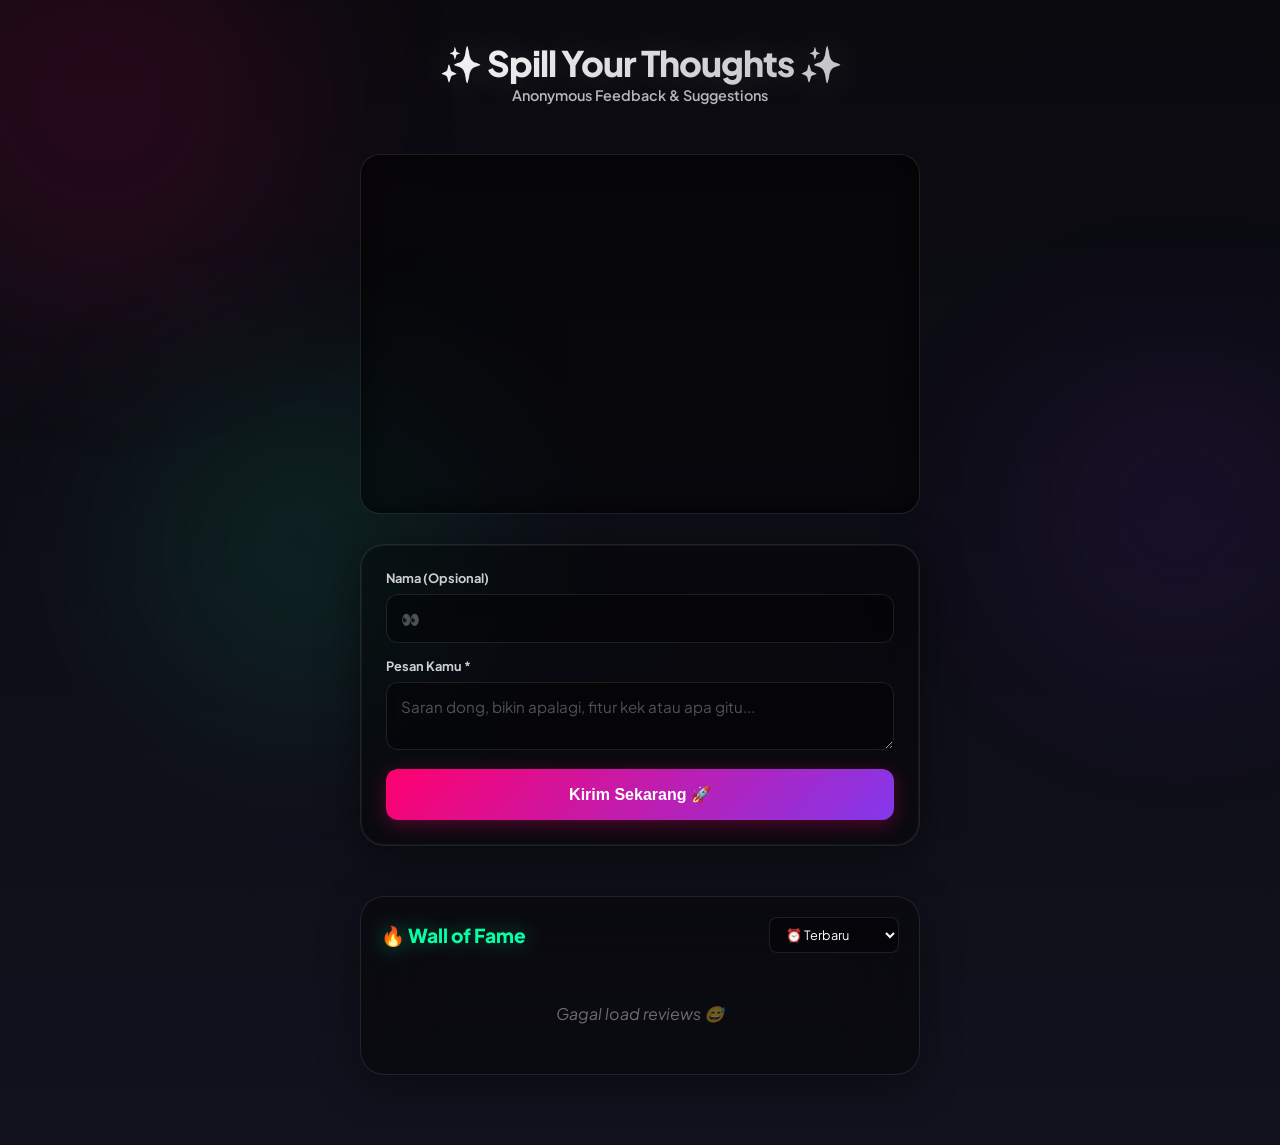
<file: feedback-web/index.html>
<!DOCTYPE html>
<html lang="id">
<head>
    <meta charset="UTF-8">
    <meta name="viewport" content="width=device-width, initial-scale=1.0">
    <title>✨ Spill Your Thoughts ✨</title>
    <link href="https://fonts.googleapis.com/css2?family=Plus+Jakarta+Sans:wght@400;600;700;800&display=swap" rel="stylesheet">
    <style>
    * { margin: 0; padding: 0; box-sizing: border-box; }
    :root {
        --primary: #ff006e;
        --secondary: #8338ec;
        --cyan: #06ffa5;
        --accent: #3a86ff;
        --glass: rgba(0, 0, 0, 0.4); /* Lebih gelap */
        --glass-border: rgba(255, 255, 255, 0.1);
        --bg-dark: #0a0a0f;
    }
    body {
        font-family: 'Plus Jakarta Sans', sans-serif;
        min-height: 100vh;
        /* Background gelap dengan gradient subtle */
        background: linear-gradient(180deg, #0a0a0f 0%, #1a1a2e 50%, #16213e 100%);
        background-size: 400% 400%;
        animation: gradientShift 15s ease infinite;
        overflow-x: hidden;
        color: #fff;
        padding-bottom: 50px;
    }
    @keyframes gradientShift {
        0% { background-position: 0% 50%; }
        50% { background-position: 100% 50%; }
        100% { background-position: 0% 50%; }
    }
    
    /* Blob lebih gelap & subtle */
    .blob {
        position: fixed;
        border-radius: 50%;
        filter: blur(100px);
        opacity: 0.3; /* Lebih transparan */
        z-index: 0;
        animation: float 20s infinite ease-in-out;
        pointer-events: none;
    }
    .blob-1 {
        width: 400px;
        height: 400px;
        background: rgba(255, 0, 110, 0.4); /* Pink gelap */
        top: -100px;
        left: -100px;
    }
    .blob-2 {
        width: 300px;
        height: 300px;
        background: rgba(131, 56, 236, 0.4); /* Purple gelap */
        top: 40%;
        right: -50px;
        animation-delay: 5s;
    }
    .blob-3 {
        width: 350px;
        height: 350px;
        background: rgba(6, 255, 165, 0.3); /* Cyan gelap */
        bottom: 20%;
        left: 10%;
        animation-delay: 10s;
    }
    @keyframes float {
        0%, 100% { transform: translate(0, 0) scale(1); }
        50% { transform: translate(20px, -30px) scale(1.1); }
    }
    
    .container {
        position: relative;
        z-index: 10;
        max-width: 600px;
        margin: 0 auto;
        padding: 20px;
        display: flex;
        flex-direction: column;
        gap: 20px;
    }
    
    /* Header */
    .header {
        text-align: center;
        padding: 20px 0;
        animation: slideDown 0.8s ease;
    }
    .header h1 {
        font-size: 2.2rem;
        font-weight: 800;
        background: linear-gradient(135deg, #fff 0%, #b8b8b8 100%);
        -webkit-background-clip: text;
        -webkit-text-fill-color: transparent;
        text-shadow: 0 0 40px rgba(255,255,255,0.2);
        letter-spacing: -1px;
    }
    .header p {
        color: rgba(255,255,255,0.7);
        font-weight: 600;
        font-size: 0.9rem;
    }
    @keyframes slideDown {
        from { opacity: 0; transform: translateY(-30px); }
        to { opacity: 1; transform: translateY(0); }
    }
    
    /* Floating Area */
    .floating-area {
        height: 40vh;
        min-height: 250px;
        position: relative;
        overflow: hidden;
        margin: 10px 0;
        border-radius: 20px;
        border: 1px solid var(--glass-border);
        background: rgba(0, 0, 0, 0.4);
        backdrop-filter: blur(10px);
        box-shadow: inset 0 0 30px rgba(0,0,0,0.5);
    }
    .message-bubble {
        position: absolute;
        background: rgba(255, 255, 255, 0.08);
        backdrop-filter: blur(20px);
        border: 1px solid rgba(255, 255, 255, 0.15);
        border-radius: 20px;
        padding: 10px 15px;
        color: rgba(255,255,255,0.9);
        font-size: 0.85rem;
        font-weight: 600;
        max-width: 70%;
        white-space: nowrap;
        overflow: hidden;
        text-overflow: ellipsis;
        box-shadow: 0 5px 20px rgba(0,0,0,0.3);
        animation: floatUpSafe linear forwards;
        bottom: -50px;
    }
    @keyframes floatUpSafe {
        0% { bottom: -50px; opacity: 0; transform: scale(0.8); }
        10% { opacity: 1; transform: scale(1); }
        80% { opacity: 1; }
        100% { bottom: 85%; opacity: 0; transform: scale(0.9); }
    }
    
    /* Form */
    .form-container {
        background: var(--glass);
        backdrop-filter: blur(30px);
        border: 1px solid var(--glass-border);
        border-radius: 24px;
        padding: 25px;
        box-shadow: 0 10px 40px rgba(0, 0, 0, 0.5),
                    inset 0 0 0 1px rgba(255,255,255,0.05);
    }
    .input-group { margin-bottom: 15px; }
    .input-group label {
        display: block;
        color: rgba(255,255,255,0.8);
        font-size: 0.8rem;
        font-weight: 700;
        margin-bottom: 8px;
    }
    .input-group input,
    .input-group textarea {
        width: 100%;
        padding: 14px;
        border: 1px solid rgba(255, 255, 255, 0.1);
        border-radius: 12px;
        background: rgba(0, 0, 0, 0.4);
        color: white;
        font-family: inherit;
        font-size: 0.95rem;
        outline: none;
        transition: 0.3s;
    }
    .input-group input::placeholder,
    .input-group textarea::placeholder {
        color: rgba(255,255,255,0.3);
    }
    .input-group input:focus,
    .input-group textarea:focus {
        border-color: var(--cyan);
        background: rgba(0, 0, 0, 0.5);
        box-shadow: 0 0 15px rgba(6, 255, 165, 0.2);
    }
    .submit-btn {
        width: 100%;
        padding: 16px;
        border: none;
        border-radius: 12px;
        background: linear-gradient(135deg, var(--primary) 0%, var(--secondary) 100%);
        color: white;
        font-weight: 800;
        font-size: 1rem;
        cursor: pointer;
        box-shadow: 0 5px 20px rgba(255, 0, 110, 0.3);
        transition: transform 0.2s, box-shadow 0.2s;
    }
    .submit-btn:hover {
        box-shadow: 0 8px 30px rgba(255, 0, 110, 0.5);
        transform: translateY(-2px);
    }
    .submit-btn:active { transform: scale(0.98); }
    .submit-btn:disabled {
        opacity: 0.6;
        cursor: not-allowed;
        transform: none;
    }
    
    /* Reviews Section */
    .reviews-section {
        margin-top: 30px;
        background: var(--glass);
        backdrop-filter: blur(30px);
        border: 1px solid var(--glass-border);
        border-radius: 24px;
        padding: 20px;
        box-shadow: 0 10px 40px rgba(0, 0, 0, 0.4);
    }
    .reviews-header {
        display: flex;
        justify-content: space-between;
        align-items: center;
        margin-bottom: 20px;
        flex-wrap: wrap;
        gap: 10px;
    }
    .reviews-title {
        font-size: 1.2rem;
        font-weight: 800;
        color: var(--cyan);
        text-shadow: 0 0 20px rgba(6, 255, 165, 0.4);
    }
    .sort-select {
        background: rgba(0,0,0,0.4);
        color: white;
        border: 1px solid rgba(255,255,255,0.1);
        padding: 8px 12px;
        border-radius: 8px;
        font-family: inherit;
        font-size: 0.8rem;
        outline: none;
        cursor: pointer;
    }
    .sort-select option {
        background: #1a1a2e;
        color: white;
    }
    .review-card {
        background: rgba(255, 255, 255, 0.03);
        border-radius: 16px;
        padding: 15px;
        margin-bottom: 15px;
        border: 1px solid rgba(255, 255, 255, 0.05);
        transition: 0.3s;
    }
    .review-card:hover {
        background: rgba(255, 255, 255, 0.06);
        border-color: rgba(255, 255, 255, 0.1);
        transform: translateY(-2px);
        box-shadow: 0 5px 20px rgba(0,0,0,0.3);
    }
    .review-header {
        display: flex;
        justify-content: space-between;
        align-items: center;
        margin-bottom: 8px;
    }
    .reviewer-name {
        font-weight: 700;
        font-size: 0.9rem;
        color: var(--cyan);
    }
    .review-time {
        font-size: 0.7rem;
        color: rgba(255,255,255,0.4);
    }
    .review-text {
        font-size: 0.9rem;
        line-height: 1.5;
        color: rgba(255,255,255,0.8);
        margin-bottom: 12px;
    }
    .review-actions {
        display: flex;
        justify-content: space-between;
        align-items: center;
        border-top: 1px solid rgba(255,255,255,0.05);
        padding-top: 10px;
    }
    .like-btn {
        background: transparent;
        border: none;
        color: rgba(255,255,255,0.4);
        font-size: 0.9rem;
        font-weight: 600;
        cursor: pointer;
        display: flex;
        align-items: center;
        gap: 5px;
        transition: 0.2s;
        padding: 5px 10px;
        border-radius: 20px;
    }
    .like-btn:hover {
        background: rgba(255,255,255,0.05);
        color: rgba(255,255,255,0.7);
    }
    .like-btn.liked {
        color: #ff006e;
        text-shadow: 0 0 10px rgba(255, 0, 110, 0.5);
    }
    .like-btn.liked span {
        animation: pop 0.3s ease;
    }
    @keyframes pop {
        50% { transform: scale(1.3); }
    }
    .empty-state {
        text-align: center;
        padding: 30px;
        color: rgba(255,255,255,0.4);
        font-style: italic;
    }
    .spinner {
        border: 3px solid rgba(255,255,255,0.1);
        border-top: 3px solid var(--cyan);
        border-radius: 50%;
        width: 20px;
        height: 20px;
        animation: spin 1s linear infinite;
        margin: 0 auto;
    }
    @keyframes spin {
        0% { transform: rotate(0deg); }
        100% { transform: rotate(360deg); }
    }
    
    /* Responsive */
    @media (max-width: 480px) {
        .header h1 { font-size: 1.8rem; }
        .floating-area { height: 35vh; }
        .container { padding: 15px; }
    }
</style>
</head>
<body>
    <div class="blob blob-1"></div><div class="blob blob-2"></div><div class="blob blob-3"></div>
    <div class="container">
        <div class="header">
            <h1>✨ Spill Your Thoughts ✨</h1>
            <p>Anonymous Feedback & Suggestions</p>
        </div>
        <div class="floating-area" id="floatingArea"></div>
        <div class="form-container">
            <form id="feedbackForm">
                <div class="input-group">
                    <label>Nama (Opsional)</label>
                    <input type="text" id="nameInput" placeholder="👀" maxlength="30">
                </div>
                <div class="input-group">
                    <label>Pesan Kamu *</label>
                    <textarea id="msgInput" placeholder="Saran dong, bikin apalagi, fitur kek atau apa gitu..." required maxlength="200"></textarea>
                </div>
                <button type="submit" class="submit-btn" id="submitBtn">Kirim Sekarang 🚀</button>
            </form>
        </div>
        <div class="reviews-section">
            <div class="reviews-header">
                <div class="reviews-title">🔥 Wall of Fame</div>
                <select class="sort-select" id="sortSelect">
                    <option value="newest">⏰ Terbaru</option>
                    <option value="popular">❤️ Terpopuler</option>
                </select>
            </div>
            <div id="reviewsList">
                <div class="empty-state"><div class="spinner"></div><p style="margin-top:10px">Loading reviews...</p></div>
            </div>
        </div>
    </div>

    <script>
        // ⚠️ GANTI URL INI DENGAN URL DARI SHEETDB.IO ⚠️
        const SHEETDB_URL = 'https://sheetdb.io/api/v1/30zdnnx9m6sm7';
    
        const form = document.getElementById('feedbackForm');
        const submitBtn = document.getElementById('submitBtn');
        const floatingArea = document.getElementById('floatingArea');
        const reviewsList = document.getElementById('reviewsList');
        const sortSelect = document.getElementById('sortSelect');
    
        let allReviews = [];
        let currentSort = 'newest';
        let likedIds = []; // Track liked IDs locally
    
        // 1. Submit Feedback
        form.addEventListener('submit', async (e) => {
            e.preventDefault();
            const name = document.getElementById('nameInput').value.trim() || 'Anonim';
            const message = document.getElementById('msgInput').value.trim();
            if (!message) return;
    
            submitBtn.disabled = true;
            submitBtn.innerHTML = '<div class="spinner"></div>';
    
            try {
                const response = await fetch(SHEETDB_URL, {
                    method: 'POST',
                    headers: { 'Content-Type': 'application/json' },
                    body: JSON.stringify({
                        data: {
                            name: name,
                            message: message,
                            likes: 0,
                            timestamp: new Date().toISOString()
                        }
                    })
                });
    
                if (!response.ok) throw new Error('Gagal kirim');
    
                createFloatingBubble(name, message);
                form.reset();
                loadReviews();
                alert('✨ Thanks! Pesanmu sudah dikirim!');
            } catch (error) {
                console.error(error);
                alert('Oops! Gagal kirim. Cek koneksi ya.');
            } finally {
                submitBtn.disabled = false;
                submitBtn.textContent = 'Kirim Sekarang 🚀';
            }
        });
    
        // 2. Floating Bubble
        function createFloatingBubble(name, text) {
            const bubble = document.createElement('div');
            bubble.className = 'message-bubble';
            bubble.textContent = `${name}: ${text}`;
            const randomLeft = Math.floor(Math.random() * 70) + 10;
            bubble.style.left = randomLeft + '%';
            bubble.style.animationDuration = (Math.random() * 5 + 8) + 's';
            floatingArea.appendChild(bubble);
            setTimeout(() => bubble.remove(), 13000);
        }
    
        // 3. Load Reviews
        async function loadReviews() {
            try {
                const response = await fetch(SHEETDB_URL);
                const data = await response.json();
                allReviews = data.map((item, index) => ({
                    id: item.id || index, // Gunakan ID dari sheet jika ada
                    name: item.name || 'Anonim',
                    message: item.message,
                    likes: parseInt(item.likes) || 0,
                    timestamp: new Date(item.timestamp)
                }));
                renderReviews();
            } catch (error) {
                console.error(error);
                reviewsList.innerHTML = '<div class="empty-state">Gagal load reviews 😅</div>';
            }
        }
    
        // 4. Render Reviews
        function renderReviews() {
            reviewsList.innerHTML = '';
            if (allReviews.length === 0) {
                reviewsList.innerHTML = '<div class="empty-state">Belum ada review nih. Jadilah yang pertama! 💌</div>';
                return;
            }
            let sortedReviews = [...allReviews];
            if (currentSort === 'newest') {
                sortedReviews.sort((a, b) => b.timestamp - a.timestamp);
            } else if (currentSort === 'popular') {
                sortedReviews.sort((a, b) => b.likes - a.likes);
            }
            sortedReviews.slice(0, 20).forEach(review => {
                const card = document.createElement('div');
                card.className = 'review-card';
                const timeAgo = getTimeAgo(review.timestamp);
                // Cek like dari localStorage
                const savedLikes = JSON.parse(localStorage.getItem('likedReviews') || '[]');
                const isLiked = savedLikes.includes(review.id);
                card.innerHTML = `
                    <div class="review-header">
                        <div class="reviewer-name">👤 ${escapeHtml(review.name)}</div>
                        <div class="review-time">${timeAgo}</div>
                    </div>
                    <div class="review-text">${escapeHtml(review.message)}</div>
                    <div class="review-actions">
                        <button class="like-btn ${isLiked ? 'liked' : ''}" onclick="handleLike('${review.id}')">
                            ${isLiked ? '❤️' : '🤍'} <span>${review.likes}</span>
                        </button>
                    </div>
                `;
                reviewsList.appendChild(card);
            });
        }
        
        // 5. Handle Like (FIXED)
        window.handleLike = async (id) => {
            let likedReviews = JSON.parse(localStorage.getItem('likedReviews') || '[]');
            
            if (likedReviews.includes(id)) {
                alert('Kamu sudah like review ini! 💖');
                return;
            }
        
            const review = allReviews.find(r => r.id == id);
            if (!review) return;
        
            review.likes = (review.likes || 0) + 1;
            likedReviews.push(id);
            localStorage.setItem('likedReviews', JSON.stringify(likedReviews));
            
            renderReviews();
        };
    
        // 6. Sort Event
        sortSelect.addEventListener('change', (e) => {
            currentSort = e.target.value;
            renderReviews();
        });
    
        // Helpers
        function getTimeAgo(date) {
            const now = new Date();
            const seconds = Math.floor((now - date) / 1000);
            if (seconds < 60) return 'Baru saja';
            const minutes = Math.floor(seconds / 60);
            if (minutes < 60) return `${minutes}m lalu`;
            const hours = Math.floor(minutes / 60);
            if (hours < 24) return `${hours}j lalu`;
            const days = Math.floor(hours / 24);
            return `${days}h lalu`;
        }
    
        function escapeHtml(text) {
            if (!text) return text;
            return text.replace(/&/g, "&amp;").replace(/</g, "&lt;").replace(/>/g, "&gt;").replace(/"/g, "&quot;").replace(/'/g, "&#039;");
        }
    
        // Load on start
        loadReviews();
        // Auto refresh setiap 30 detik (lebih lama agar like tidak reset)
        setInterval(loadReviews, 30000);

        // Load liked reviews from localStorage on start
        const savedLikes = localStorage.getItem('likedReviews');
        if (savedLikes) {
            likedIds = JSON.parse(savedLikes);
        }
    </script>
</body>
</html>
</file>
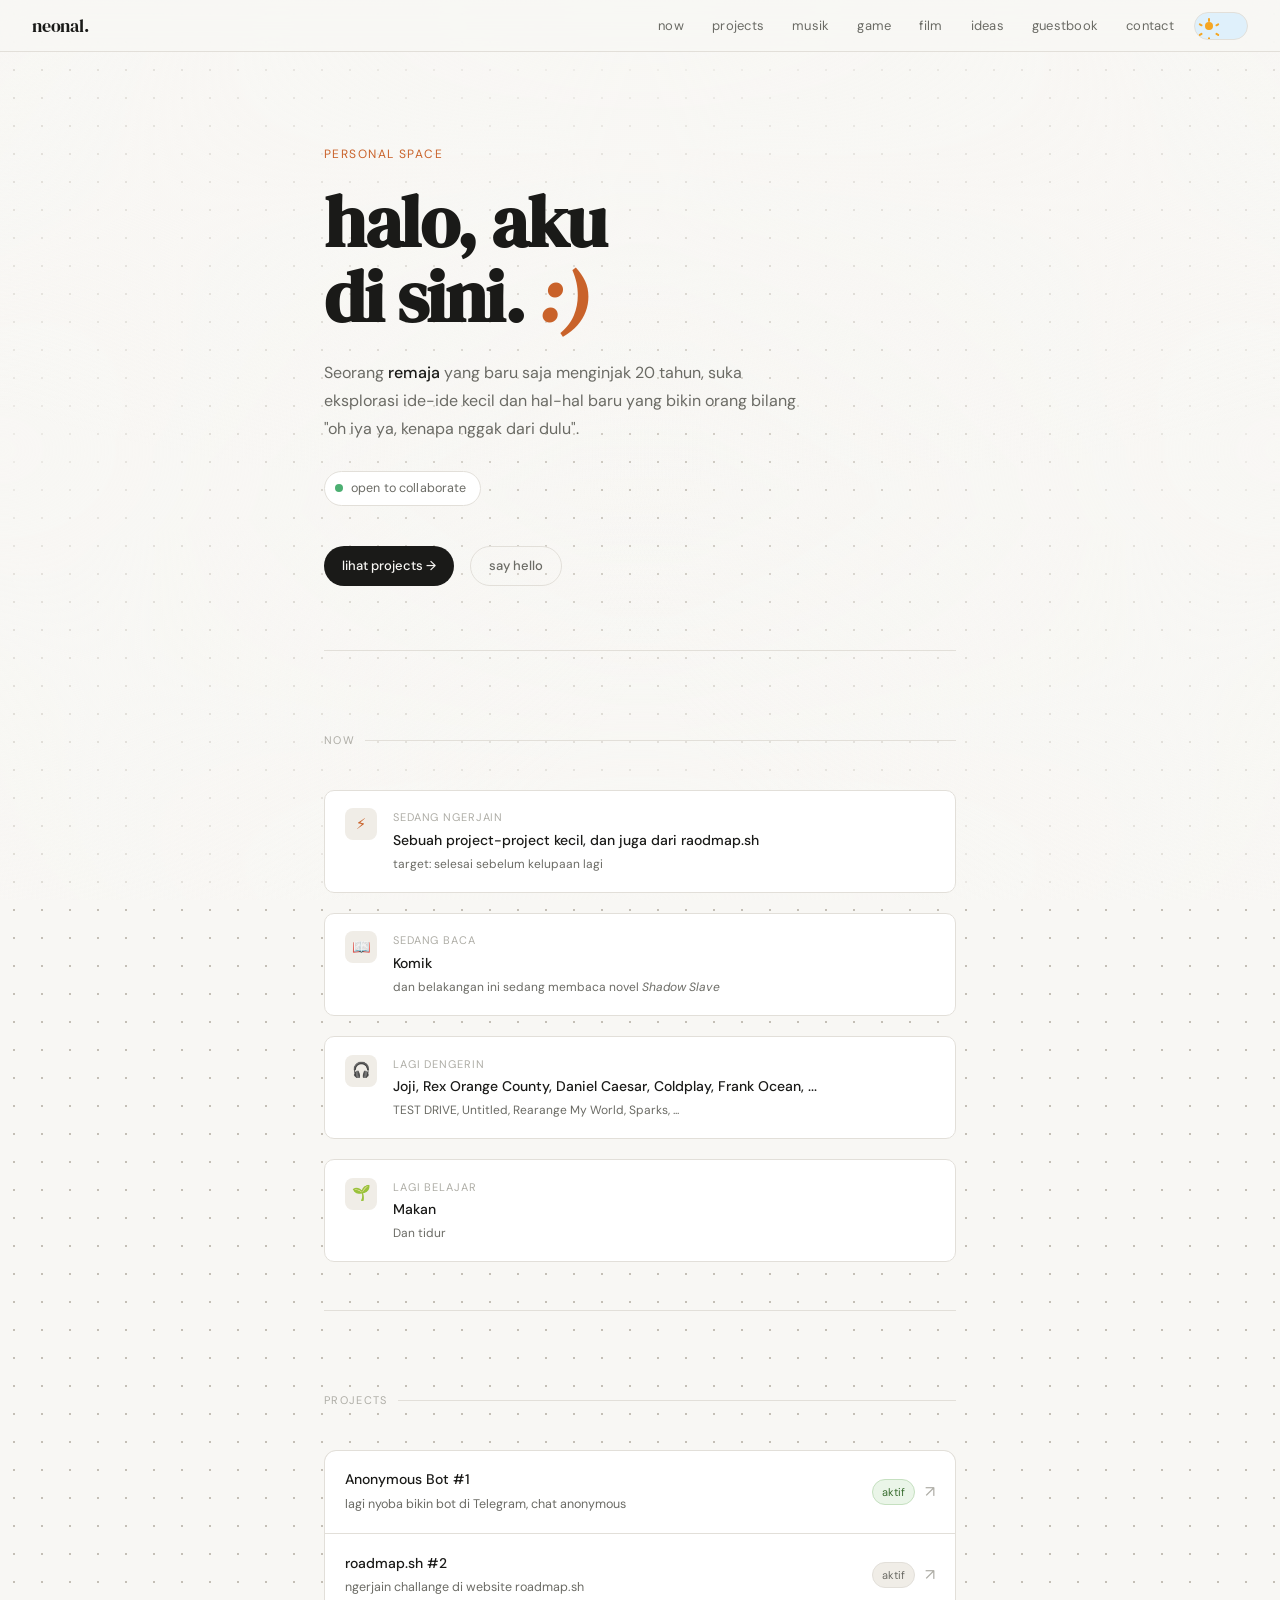
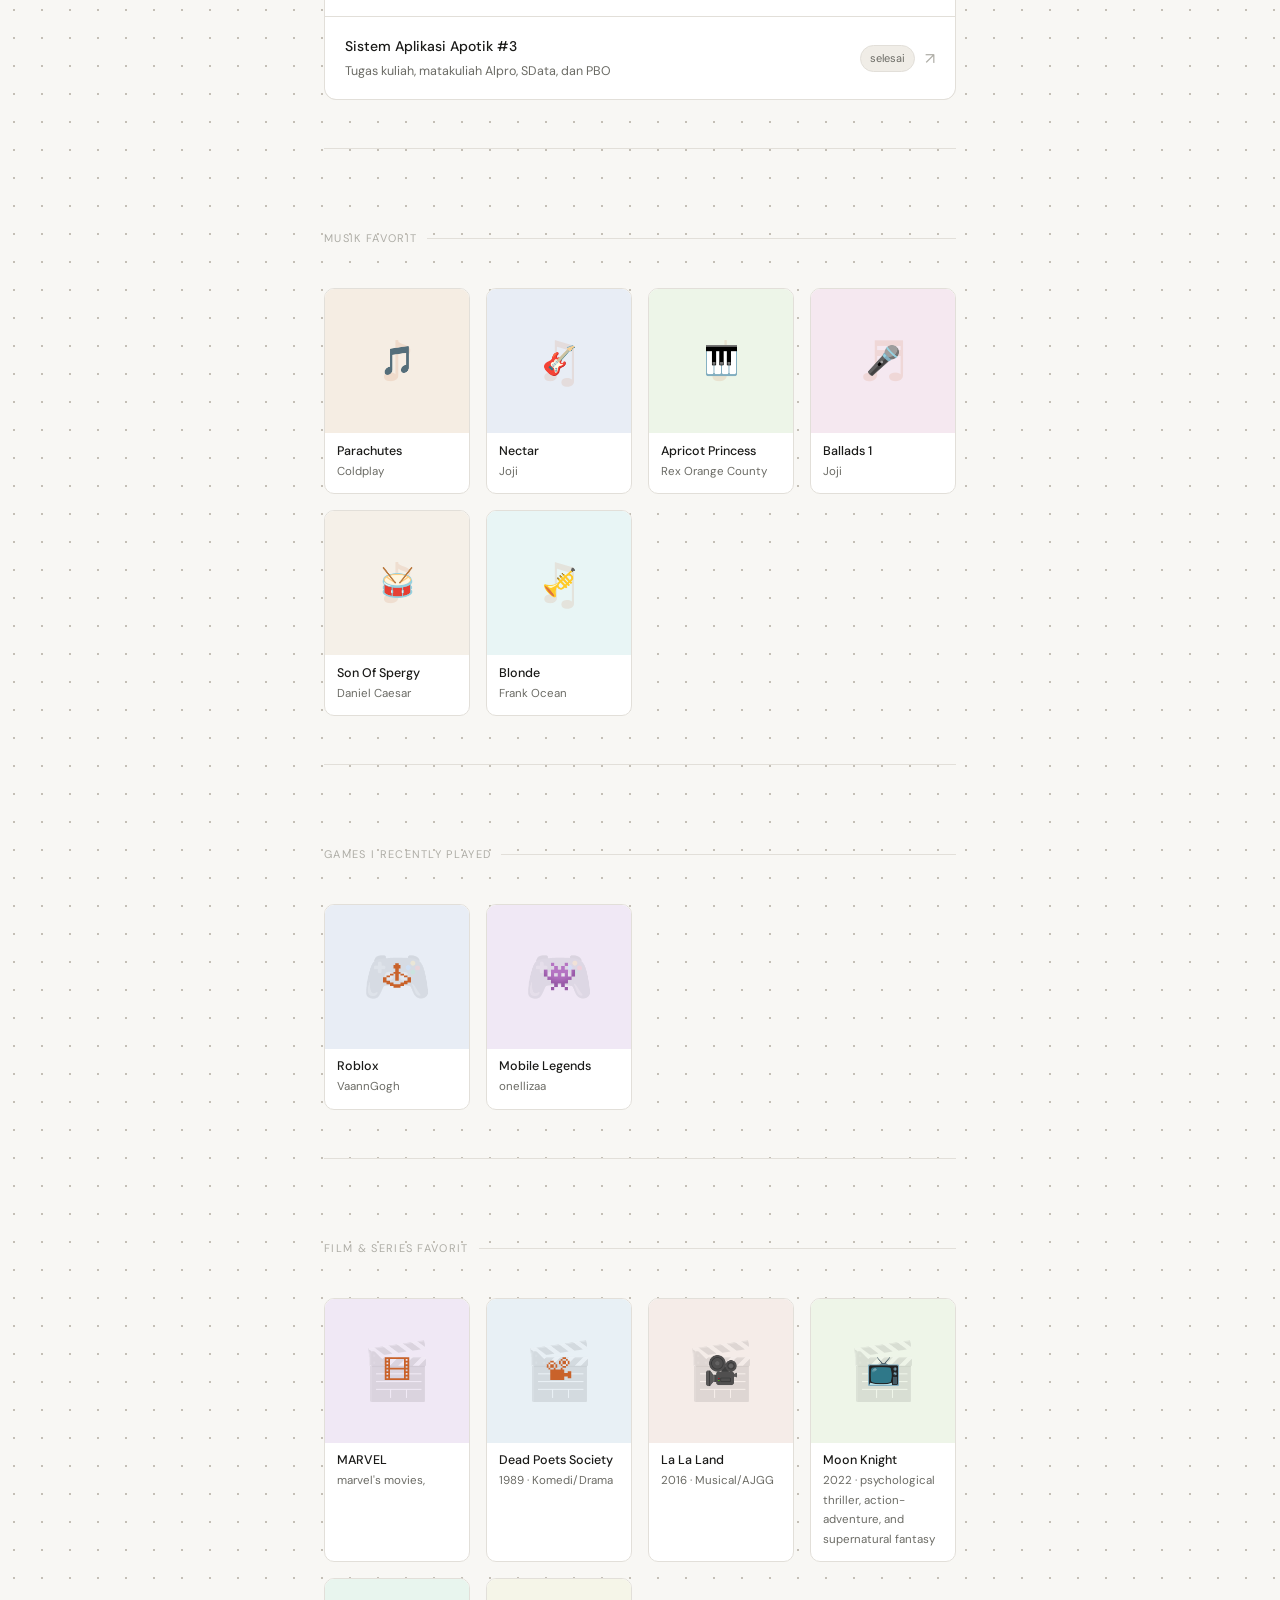
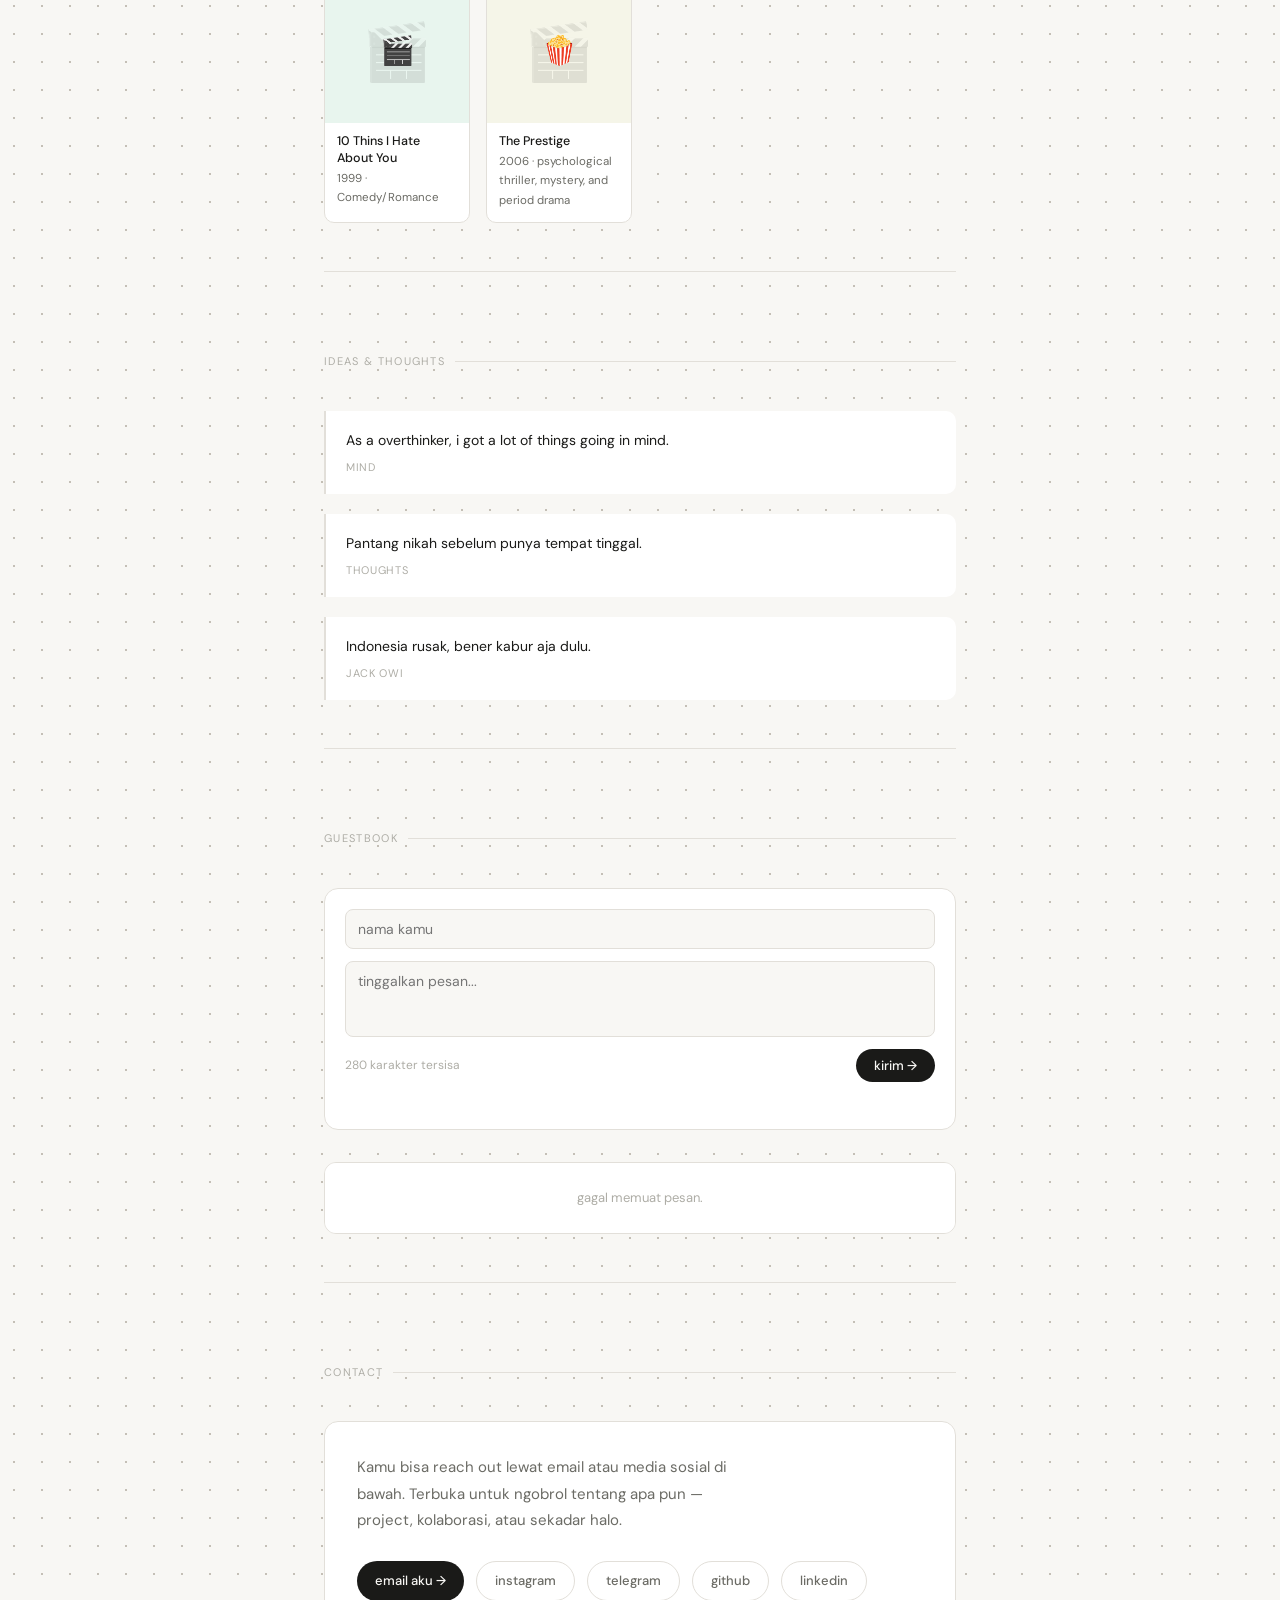
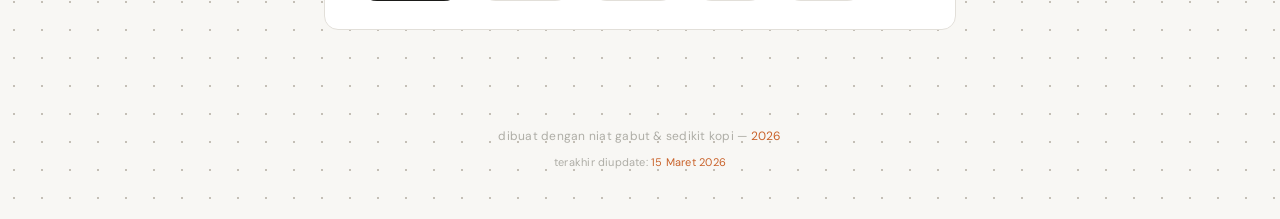
<file: personal-web/index.html>
<!DOCTYPE html>
<html lang="id">
<head>
  <meta charset="UTF-8">
  <meta name="viewport" content="width=device-width, initial-scale=1.0">
  <title>neon — personal space</title>
  <link rel="preconnect" href="https://fonts.googleapis.com">
  <link rel="preconnect" href="https://fonts.gstatic.com" crossorigin>
  <link href="https://fonts.googleapis.com/css2?family=DM+Serif+Display:ital@0;1&family=DM+Sans:ital,opsz,wght@0,9..40,300;0,9..40,400;0,9..40,500;1,9..40,300&display=swap" rel="stylesheet">
  <link rel="stylesheet" href="style.css">
</head>
<body>

<!-- NAV -->
<nav>
  <a href="#home" class="nav-logo">neonal.</a>
  <div class="nav-right">
    <ul class="nav-links">
      <li><a href="#now">now</a></li>
      <li><a href="#projects">projects</a></li>
      <li><a href="#musik">musik</a></li>
      <li><a href="#games">game</a></li>
      <li><a href="#film">film</a></li>
      <li><a href="#ideas">ideas</a></li>
      <li><a href="#guestbook">guestbook</a></li>
      <li><a href="#contact">contact</a></li>
    </ul>
    <button class="sky-toggle" id="sky-toggle" aria-label="toggle dark mode" title="tiup untuk gelap!">
      <span class="sky-scene">
        <span class="sky-sun">
          <span class="sun-core"></span>
          <span class="sun-ray"></span>
          <span class="sun-ray"></span>
          <span class="sun-ray"></span>
          <span class="sun-ray"></span>
          <span class="sun-ray"></span>
          <span class="sun-ray"></span>
        </span>
        <span class="sky-moon">🌙</span>
        <span class="sky-star s1">·</span>
        <span class="sky-star s2">·</span>
        <span class="sky-star s3">·</span>
        <span class="sky-star s4">·</span>
        <span class="sky-star s5">·</span>
      </span>
    </button>
    <button class="hamburger" id="hamburger" aria-label="buka menu">
      <span></span><span></span><span></span>
    </button>
  </div>
</nav>

<!-- MOBILE MENU -->
<div class="mobile-menu" id="mobile-menu">
  <ul>
    <li><a href="#now">now</a></li>
    <li><a href="#projects">projects</a></li>
    <li><a href="#musik">musik</a></li>
    <li><a href="#games">game</a></li>
    <li><a href="#film">film</a></li>
    <li><a href="#ideas">ideas</a></li>
    <li><a href="#guestbook">guestbook</a></li>
    <li><a href="#contact">contact</a></li>
  </ul>
</div>
<div class="mobile-overlay" id="mobile-overlay"></div>

<!-- MAIN -->
<main>

  <!-- HERO -->
  <section id="home">
    <p class="hero-eyebrow">personal space</p>
    <h1 class="hero-name">halo, aku<br>di sini. <em>:)</em></h1>
    <p class="hero-bio">
      Seorang <strong>remaja</strong> yang baru saja menginjak 20 tahun, suka eksplorasi ide-ide kecil dan hal-hal baru yang bikin orang bilang "oh iya ya, kenapa nggak dari dulu".
    </p>
    <div class="hero-status">
      <span class="status-dot"></span>
      <span class="status-text">open to collaborate</span>
    </div>
    <div class="hero-links">
      <a href="#projects" class="btn btn-primary">lihat projects →</a>
      <a href="#contact" class="btn btn-ghost">say hello</a>
    </div>
  </section>

  <!-- NOW -->
  <section id="now">
    <div class="section-label">now</div>
    <div class="now-grid reveal-group">
      <div class="now-item">
        <div class="now-icon">⚡</div>
        <div>
          <div class="now-label">sedang ngerjain</div>
          <div class="now-content">Sebuah project-project kecil, dan juga dari raodmap.sh</div>
          <div class="now-sub">target: selesai sebelum kelupaan lagi</div>
        </div>
      </div>
      <div class="now-item">
        <div class="now-icon">📖</div>
        <div>
          <div class="now-label">sedang baca</div>
          <div class="now-content">Komik</div>
          <div class="now-sub">dan belakangan ini sedang membaca novel <i>Shadow Slave</i></div>
        </div>
      </div>
      <div class="now-item">
        <div class="now-icon">🎧</div>
        <div>
          <div class="now-label">lagi dengerin</div>
          <div class="now-content">Joji, Rex Orange County, Daniel Caesar, Coldplay, Frank Ocean, ...</div>
          <div class="now-sub">TEST DRIVE, Untitled, Rearange My World, Sparks, ...</div>
        </div>
      </div>
      <div class="now-item">
        <div class="now-icon">🌱</div>
        <div>
          <div class="now-label">lagi belajar</div>
          <div class="now-content">Makan</div>
          <div class="now-sub">Dan tidur</div>
        </div>
      </div>
    </div>
  </section>

  <!-- PROJECTS -->
  <section id="projects">
    <div class="section-label">projects</div>
    <div class="projects-list reveal-group">
      <a href="https://t.me/anonyneo_bot" class="project-item">
        <div class="project-info">
          <div class="project-name">Anonymous Bot #1</div>
          <div class="project-desc">lagi nyoba bikin bot di Telegram, chat anonymous</div>
        </div>
        <div class="project-right">
          <span class="tag tag-active">aktif</span>
          <span class="project-arrow">↗</span>
        </div>
      </a>
      <a href="https://github.com/FitrahNeonal/Roadmap.sh-Projects" class="project-item">
        <div class="project-info">
          <div class="project-name">roadmap.sh #2</div>
          <div class="project-desc">ngerjain challange di website roadmap.sh</div>
        </div>
        <div class="project-right">
          <span class="tag">aktif</span>
          <span class="project-arrow">↗</span>
        </div>
      </a>
      <a href="https://github.com/FitrahNeonal/PBO-TA-APOTIK-2400018168-Fitrah-Neonal" class="project-item">
        <div class="project-info">
          <div class="project-name">Sistem Aplikasi Apotik #3</div>
          <div class="project-desc">Tugas kuliah, matakuliah Alpro, SData, dan PBO</div>
        </div>
        <div class="project-right">
          <span class="tag">selesai</span>
          <span class="project-arrow">↗</span>
        </div>
      </a>
    </div>
  </section>

  <!-- MUSIK -->
  <section id="musik">
    <div class="section-label">musik favorit</div>
    <div class="shelf-grid reveal-group">
      <div class="shelf-card">
        <div class="shelf-art" style="background:#f5ede3;">
          <div class="shelf-art-bg">♪</div>
          <div class="shelf-art-label">🎵</div>
        </div>
        <div class="shelf-info">
          <div class="shelf-title">Parachutes</div>
          <div class="shelf-sub">Coldplay</div>
        </div>
      </div>
      <div class="shelf-card">
        <div class="shelf-art" style="background:#e8edf5;">
          <div class="shelf-art-bg">♫</div>
          <div class="shelf-art-label">🎸</div>
        </div>
        <div class="shelf-info">
          <div class="shelf-title">Nectar</div>
          <div class="shelf-sub">Joji</div>
        </div>
      </div>
      <div class="shelf-card">
        <div class="shelf-art" style="background:#edf5e8;">
          <div class="shelf-art-bg">♩</div>
          <div class="shelf-art-label">🎹</div>
        </div>
        <div class="shelf-info">
          <div class="shelf-title">Apricot Princess</div>
          <div class="shelf-sub">Rex Orange County</div>
        </div>
      </div>
      <div class="shelf-card">
        <div class="shelf-art" style="background:#f5e8f0;">
          <div class="shelf-art-bg">♬</div>
          <div class="shelf-art-label">🎤</div>
        </div>
        <div class="shelf-info">
          <div class="shelf-title">Ballads 1</div>
          <div class="shelf-sub">Joji</div>
        </div>
      </div>
      <div class="shelf-card">
        <div class="shelf-art" style="background:#f5f0e8;">
          <div class="shelf-art-bg">♪</div>
          <div class="shelf-art-label">🥁</div>
        </div>
        <div class="shelf-info">
          <div class="shelf-title">Son Of Spergy</div>
          <div class="shelf-sub">Daniel Caesar</div>
        </div>
      </div>
      <div class="shelf-card">
        <div class="shelf-art" style="background:#e8f5f5;">
          <div class="shelf-art-bg">♫</div>
          <div class="shelf-art-label">🎺</div>
        </div>
        <div class="shelf-info">
          <div class="shelf-title">Blonde</div>
          <div class="shelf-sub">Frank Ocean</div>
        </div>
      </div>
    </div>
  </section>

  <!-- GAMES -->
  <section id="games">
    <div class="section-label">games i recently played</div>
    <div class="shelf-grid reveal-group">
      <div class="shelf-card">
        <div class="shelf-art" style="background:#e8edf5;">
          <div class="shelf-art-bg">🎮</div>
          <div class="shelf-art-label">🕹</div>
        </div>
        <div class="shelf-info">
          <div class="shelf-title">Roblox</div>
          <div class="shelf-sub">VaannGogh</div>
        </div>
      </div>
      <div class="shelf-card">
        <div class="shelf-art" style="background:#f0e8f5;">
          <div class="shelf-art-bg">🎮</div>
          <div class="shelf-art-label">👾</div>
        </div>
        <div class="shelf-info">
          <div class="shelf-title">Mobile Legends</div>
          <div class="shelf-sub">onellizaa</div>
        </div>
      </div>
      <!-- <div class="shelf-card">
        <div class="shelf-art" style="background:#edf5e8;">
          <div class="shelf-art-bg">🎮</div>
          <div class="shelf-art-label">⚔️</div>
        </div>
        <div class="shelf-info">
          <div class="shelf-title">Nama Game</div>
          <div class="shelf-sub">genre · platform</div>
        </div>
      </div>
      <div class="shelf-card">
        <div class="shelf-art" style="background:#f5ede3;">
          <div class="shelf-art-bg">🎮</div>
          <div class="shelf-art-label">🧩</div>
        </div>
        <div class="shelf-info">
          <div class="shelf-title">Nama Game</div>
          <div class="shelf-sub">genre · platform</div>
        </div>
      </div>
      <div class="shelf-card">
        <div class="shelf-art" style="background:#f5e8f0;">
          <div class="shelf-art-bg">🎮</div>
          <div class="shelf-art-label">🏆</div>
        </div>
        <div class="shelf-info">
          <div class="shelf-title">Nama Game</div>
          <div class="shelf-sub">genre · platform</div>
        </div>
      </div>
      <div class="shelf-card">
        <div class="shelf-art" style="background:#f5f5e8;">
          <div class="shelf-art-bg">🎮</div>
          <div class="shelf-art-label">🌍</div>
        </div>
        <div class="shelf-info">
          <div class="shelf-title">Nama Game</div>
          <div class="shelf-sub">genre · platform</div>
        </div>
      </div> -->
    </div>
  </section>

  <!-- FILM -->
  <section id="film">
    <div class="section-label">film &amp; series favorit</div>
    <div class="shelf-grid reveal-group">
      <div class="shelf-card">
        <div class="shelf-art" style="background:#f0e8f5;">
          <div class="shelf-art-bg">🎬</div>
          <div class="shelf-art-label">🎞</div>
        </div>
        <div class="shelf-info">
          <div class="shelf-title">MARVEL</div>
          <div class="shelf-sub">marvel's movies, </div>
        </div>
      </div>
      <div class="shelf-card">
        <div class="shelf-art" style="background:#e8f0f5;">
          <div class="shelf-art-bg">🎬</div>
          <div class="shelf-art-label">📽</div>
        </div>
        <div class="shelf-info">
          <div class="shelf-title">Dead Poets Society</div>
          <div class="shelf-sub">1989 · Komedi/Drama</div>
        </div>
      </div>
      <div class="shelf-card">
        <div class="shelf-art" style="background:#f5ece8;">
          <div class="shelf-art-bg">🎬</div>
          <div class="shelf-art-label">🎥</div>
        </div>
        <div class="shelf-info">
          <div class="shelf-title">La La Land</div>
          <div class="shelf-sub">2016 · Musical/AJGG</div>
        </div>
      </div>
      <div class="shelf-card">
        <div class="shelf-art" style="background:#eef5e8;">
          <div class="shelf-art-bg">🎬</div>
          <div class="shelf-art-label">📺</div>
        </div>
        <div class="shelf-info">
          <div class="shelf-title">Moon Knight</div>
          <div class="shelf-sub">2022 · psychological thriller, action-adventure, and supernatural fantasy</div>
        </div>
      </div>
      <div class="shelf-card">
        <div class="shelf-art" style="background:#e8f5ee;">
          <div class="shelf-art-bg">🎬</div>
          <div class="shelf-art-label">🎬</div>
        </div>
        <div class="shelf-info">
          <div class="shelf-title">10 Thins I Hate About You</div>
          <div class="shelf-sub">1999 · Comedy/Romance</div>
        </div>
      </div>
      <div class="shelf-card">
        <div class="shelf-art" style="background:#f5f5e8;">
          <div class="shelf-art-bg">🎬</div>
          <div class="shelf-art-label">🍿</div>
        </div>
        <div class="shelf-info">
          <div class="shelf-title">The Prestige</div>
          <div class="shelf-sub">2006 · psychological thriller, mystery, and period drama</div>
        </div>
      </div>
    </div>
  </section>

  <!-- IDEAS -->
  <section id="ideas">
    <div class="section-label">ideas &amp; thoughts</div>
    <div class="ideas-list reveal-group">
      <div class="idea-item">
        <p>As a overthinker, i got a lot of things going in mind.</p>
        <div class="idea-tag">Mind</div>
      </div>
      <div class="idea-item">
        <p>Pantang nikah sebelum punya tempat tinggal.</p>
        <div class="idea-tag">Thoughts</div>
      </div>
      <div class="idea-item">
        <p>Indonesia rusak, bener kabur aja dulu.</p>
        <div class="idea-tag">jack owi</div>
      </div>
    </div>
  </section>

<!-- GUESTBOOK -->
<section id="guestbook">
  <div class="section-label">guestbook</div>
  <div class="guestbook-wrap reveal">

    <div class="guestbook-form">
      <input type="text" id="gb-name" placeholder="nama kamu" maxlength="40" />
      <textarea id="gb-message" placeholder="tinggalkan pesan..." maxlength="280" rows="3"></textarea>
      <div class="guestbook-form-footer">
        <span id="gb-char">280 karakter tersisa</span>
        <button class="btn btn-primary" id="gb-submit">kirim →</button>
      </div>
      <p id="gb-status"></p>
    </div>

    <div class="guestbook-entries" id="gb-entries">
      <div class="gb-loading">memuat pesan...</div>
    </div>

  </div>
</section>

  <!-- CONTACT -->
  <section id="contact">
    <div class="section-label">contact</div>
    <div class="contact-block reveal">
      <p>
        Kamu bisa reach out lewat email atau media sosial di bawah. Terbuka untuk ngobrol tentang apa pun — project, kolaborasi, atau sekadar halo.
      </p>
      <div class="contact-links">
        <a href="mailto:neonalbusiness@gmail.com" class="btn btn-primary">email aku →</a>
        <a href="https://www.instagram.com/opqstfu" class="btn btn-ghost">instagram</a>
        <a href="https://t.me/opqstfu" class="btn btn-ghost">telegram</a>
        <a href="https://github.com/FitrahNeonal" class="btn btn-ghost">github</a>
        <a href="https://www.linkedin.com/in/fitrah-neonal-7512382b6/" class="btn btn-ghost">linkedin</a>
      </div>
    </div>
  </section>

</main>

<footer>
  <p>dibuat dengan niat gabut &amp; sedikit kopi — <span>2026</span></p>
  <p class="footer-updated">terakhir diupdate: <span id="last-updated"></span></p>
</footer>

<script src="script.js"></script>
</body>
</html>
</file>
<file: personal-web/style.css>
/* ── RESET ── */
*, *::before, *::after { box-sizing: border-box; margin: 0; padding: 0; }

/* ── VARIABLES ── */
:root {
  --ink: #1a1a18;
  --ink-soft: #6b6b65;
  --ink-muted: #aeada6;
  --paper: #f8f7f4;
  --paper-warm: #f0ede7;
  --line: #e2dfd9;
  --accent: #c9622a;
  --accent-soft: #f0e4da;
  --font-display: 'DM Serif Display', Georgia, serif;
  --font-body: 'DM Sans', system-ui, sans-serif;
}

html { scroll-behavior: smooth; }

body {
  font-family: var(--font-body);
  background-color: var(--paper);
  background-image: radial-gradient(circle, #c4bfb6 1px, transparent 1px);
  background-size: 28px 28px;
  color: var(--ink);
  font-size: 15px;
  line-height: 1.7;
  min-height: 100vh;
  position: relative;
}

/* Warm vignette — fades dot grid softly at edges & center */
body::before {
  content: '';
  position: fixed;
  inset: 0;
  z-index: 0;
  pointer-events: none;
  background:
    radial-gradient(ellipse 90% 55% at 50% 0%,   rgba(248,247,244,0.96) 0%, transparent 100%),
    radial-gradient(ellipse 55% 60% at 0%   50%,  rgba(248,247,244,0.80) 0%, transparent 100%),
    radial-gradient(ellipse 55% 60% at 100% 50%,  rgba(248,247,244,0.80) 0%, transparent 100%),
    radial-gradient(ellipse 90% 45% at 50% 100%,  rgba(248,247,244,0.96) 0%, transparent 100%);
}

nav, main, footer { position: relative; z-index: 1; }

/* ── NAV ── */
nav {
  position: fixed;
  top: 0; left: 0; right: 0;
  z-index: 100;
  background: rgba(248, 247, 244, 0.88);
  backdrop-filter: blur(12px);
  -webkit-backdrop-filter: blur(12px);
  border-bottom: 1px solid var(--line);
  padding: 0 2rem;
  height: 52px;
  display: flex;
  align-items: center;
  justify-content: space-between;
  transition: height 0.25s ease, box-shadow 0.25s ease;
}

nav.scrolled {
  height: 46px;
  box-shadow: 0 1px 12px rgba(0,0,0,0.05);
}

.nav-logo {
  font-family: var(--font-display);
  font-size: 1.15rem;
  color: var(--ink);
  text-decoration: none;
  letter-spacing: -0.01em;
  flex-shrink: 0;
}

.nav-right {
  display: flex;
  align-items: center;
  gap: 1.25rem;
}

.nav-links {
  display: flex;
  gap: 1.75rem;
  list-style: none;
}

.nav-links a {
  position: relative;
  font-size: 13px;
  color: var(--ink-soft);
  text-decoration: none;
  letter-spacing: 0.02em;
  transition: color 0.18s;
}

.nav-links a:hover { color: var(--ink); }
.nav-links a.active { color: var(--ink); }

.nav-links a.active::after {
  content: '';
  position: absolute;
  bottom: -3px;
  left: 50%;
  transform: translateX(-50%);
  width: 3px;
  height: 3px;
  background: var(--accent);
  border-radius: 50%;
}

/* ── HAMBURGER ── */
.hamburger {
  display: none;
  flex-direction: column;
  justify-content: center;
  gap: 5px;
  width: 32px;
  height: 32px;
  background: none;
  border: none;
  cursor: pointer;
  padding: 4px;
  flex-shrink: 0;
}

.hamburger span {
  display: block;
  height: 1.5px;
  background: var(--ink);
  border-radius: 2px;
  transition: transform 0.28s cubic-bezier(0.22,1,0.36,1), opacity 0.2s;
}

.hamburger.open span:nth-child(1) { transform: translateY(6.5px) rotate(45deg); }
.hamburger.open span:nth-child(2) { opacity: 0; transform: scaleX(0); }
.hamburger.open span:nth-child(3) { transform: translateY(-6.5px) rotate(-45deg); }

/* ── MOBILE DRAWER ── */
.mobile-menu {
  position: fixed;
  top: 52px;
  left: 0; right: 0;
  z-index: 99;
  background: rgba(248, 247, 244, 0.97);
  backdrop-filter: blur(16px);
  -webkit-backdrop-filter: blur(16px);
  
  max-height: 0;
  overflow: hidden;
  transition: max-height 0.35s cubic-bezier(0.22,1,0.36,1);
}

.mobile-menu.open { max-height: 420px; }

.mobile-menu ul { list-style: none; padding: 0.5rem 0 1rem; }

.mobile-menu ul li a {
  display: block;
  padding: 0.75rem 2rem;
  font-size: 15px;
  color: var(--ink-soft);
  text-decoration: none;
  transition: color 0.15s, background 0.15s;
}

.mobile-menu ul li a:hover,
.mobile-menu ul li a.active {
  color: var(--ink);
  background: var(--paper-warm);
}

.mobile-overlay {
  display: none;
  position: fixed;
  inset: 0;
  z-index: 98;
  background: rgba(0,0,0,0.08);
}

.mobile-overlay.open { display: block; }

/* ── LAYOUT ── */
main {
  max-width: 680px;
  margin: 0 auto;
  padding: 0 1.5rem;
}

section {
  padding: 5rem 0 3rem;
  border-bottom: 1px solid var(--line);
}

section:last-child { border-bottom: none; }

/* ── HERO ── */
#home {
  padding-top: 9rem;
  padding-bottom: 4rem;
}

.hero-eyebrow {
  font-size: 12px;
  text-transform: uppercase;
  letter-spacing: 0.12em;
  color: var(--accent);
  margin-bottom: 1.2rem;
}

h1.hero-name {
  font-family: var(--font-display);
  font-size: clamp(3rem, 8vw, 4.5rem);
  line-height: 1.05;
  letter-spacing: -0.02em;
  color: var(--ink);
  margin-bottom: 1.5rem;
}

h1.hero-name em {
  font-style: italic;
  color: var(--accent);
}

.hero-bio {
  font-size: 16px;
  color: var(--ink-soft);
  line-height: 1.75;
  max-width: 480px;
}

.hero-bio strong {
  color: var(--ink);
  font-weight: 500;
}

.hero-links {
  margin-top: 2.5rem;
  display: flex;
  gap: 1rem;
  flex-wrap: wrap;
}

/* ── BUTTONS ── */
.btn {
  display: inline-flex;
  align-items: center;
  gap: 6px;
  padding: 8px 18px;
  border-radius: 100px;
  font-size: 13px;
  font-family: var(--font-body);
  font-weight: 500;
  text-decoration: none;
  transition: all 0.18s cubic-bezier(0.34,1.56,0.64,1);
  cursor: pointer;
  border: none;
}

.btn:active { transform: scale(0.96); }

.btn-primary {
  background: var(--ink);
  color: var(--paper);
}

.btn-primary:hover { background: #2d2d2a; }

.btn-ghost {
  background: transparent;
  color: var(--ink-soft);
  border: 1px solid var(--line);
}

.btn-ghost:hover {
  background: var(--paper-warm);
  color: var(--ink);
  border-color: var(--ink-muted);
}

/* ── SECTION LABEL ── */
.section-label {
  display: flex;
  align-items: center;
  gap: 10px;
  font-size: 11px;
  text-transform: uppercase;
  letter-spacing: 0.12em;
  color: var(--ink-muted);
  margin-bottom: 2.5rem;
}

.section-label::after {
  content: '';
  flex: 1;
  height: 1px;
  background: var(--line);
  transform: scaleX(0);
  transform-origin: left;
  transition: transform 0.6s cubic-bezier(0.22,1,0.36,1) 0.15s;
}

.section-label.line-visible::after { transform: scaleX(1); }

/* ── NOW PAGE ── */
.now-grid { display: grid; gap: 1.25rem; }

.now-item {
  display: flex;
  gap: 1rem;
  align-items: flex-start;
  padding: 1.1rem 1.25rem;
  background: white;
  border: 1px solid var(--line);
  border-radius: 10px;
  transition: border-color 0.18s;
}

.now-item:hover { border-color: var(--ink-muted); }

.now-icon {
  width: 32px;
  height: 32px;
  border-radius: 8px;
  background: var(--paper-warm);
  display: flex;
  align-items: center;
  justify-content: center;
  font-size: 15px;
  flex-shrink: 0;
  color: var(--accent);
  transition: transform 0.22s cubic-bezier(0.34,1.56,0.64,1), background 0.18s;
}

.now-item:hover .now-icon {
  transform: scale(1.15) rotate(-4deg);
  background: var(--accent-soft);
}

.now-label {
  font-size: 11px;
  text-transform: uppercase;
  letter-spacing: 0.08em;
  color: var(--ink-muted);
  margin-bottom: 2px;
}

.now-content {
  font-size: 14px;
  color: var(--ink);
  font-weight: 500;
}

.now-sub {
  font-size: 12px;
  color: var(--ink-soft);
  margin-top: 1px;
}

/* ── PROJECTS ── */
.projects-list {
  display: grid;
  gap: 1px;
  background: var(--line);
  border: 1px solid var(--line);
  border-radius: 12px;
  overflow: hidden;
}

.project-item {
  display: flex;
  align-items: center;
  justify-content: space-between;
  padding: 1.1rem 1.25rem;
  background: white;
  text-decoration: none;
  color: inherit;
  transition: background 0.15s;
  gap: 1rem;
}

.project-item:hover { background: #fafaf8; }
.project-item:first-child { border-radius: 11px 11px 0 0; }
.project-item:last-child  { border-radius: 0 0 11px 11px; }

.project-info { flex: 1; min-width: 0; }

.project-name {
  font-size: 14px;
  font-weight: 500;
  color: var(--ink);
  margin-bottom: 2px;
  white-space: nowrap;
  overflow: hidden;
  text-overflow: ellipsis;
}

.project-desc { font-size: 12.5px; color: var(--ink-soft); }

.project-right {
  display: flex;
  align-items: center;
  gap: 10px;
  flex-shrink: 0;
}

.tag {
  font-size: 11px;
  padding: 3px 9px;
  border-radius: 100px;
  background: var(--paper-warm);
  color: var(--ink-soft);
  border: 1px solid var(--line);
  white-space: nowrap;
}

.tag-active {
  background: #eaf5e8;
  color: #3a6e30;
  border-color: #c5e0c0;
}

.project-arrow {
  color: var(--ink-muted);
  font-size: 16px;
  transition: transform 0.18s cubic-bezier(0.34,1.56,0.64,1), color 0.18s;
}

.project-item:hover .project-arrow {
  transform: translate(2px, -2px);
  color: var(--accent);
}

/* ── SHELF (musik, film) ── */
.shelf-grid {
  display: grid;
  grid-template-columns: repeat(auto-fill, minmax(130px, 1fr));
  gap: 1rem;
}

.shelf-card {
  background: white;
  border: 1px solid var(--line);
  border-radius: 10px;
  overflow: hidden;
  transition: transform 0.22s cubic-bezier(0.34,1.56,0.64,1), border-color 0.18s;
}

.shelf-card:hover {
  transform: translateY(-3px) scale(1.01);
  border-color: var(--ink-muted);
}

.shelf-art {
  width: 100%;
  aspect-ratio: 1;
  background: var(--paper-warm);
  display: flex;
  align-items: center;
  justify-content: center;
  font-size: 2rem;
  color: var(--accent);
  position: relative;
  overflow: hidden;
}

.shelf-art-bg {
  position: absolute;
  inset: 0;
  display: flex;
  align-items: center;
  justify-content: center;
  font-size: 3.5rem;
  opacity: 0.12;
}

.shelf-art-label {
  position: relative;
  z-index: 1;
  font-size: 1.75rem;
}

.shelf-info { padding: 0.6rem 0.75rem 0.75rem; }

.shelf-title {
  font-size: 12.5px;
  font-weight: 500;
  color: var(--ink);
  line-height: 1.35;
  margin-bottom: 2px;
}

.shelf-sub { font-size: 11.5px; color: var(--ink-soft); }

/* ── IDEAS ── */
.ideas-list { display: grid; gap: 1.25rem; }

.idea-item {
  padding: 1.1rem 1.25rem;
  border-left: 2px solid var(--line);
  background: white;
  border-radius: 0 10px 10px 0;
  transition: border-color 0.2s, padding-left 0.2s;
}

.idea-item:hover {
  border-color: var(--accent);
  padding-left: 1.5rem;
}

.idea-item p { font-size: 14px; color: var(--ink); line-height: 1.65; }

.idea-tag {
  font-size: 11px;
  color: var(--ink-muted);
  margin-top: 6px;
  text-transform: uppercase;
  letter-spacing: 0.06em;
}

/* ── CONTACT ── */
.contact-block {
  background: white;
  border: 1px solid var(--line);
  border-radius: 14px;
  padding: 2rem 2rem 1.75rem;
}

.contact-block p {
  font-size: 15px;
  color: var(--ink-soft);
  line-height: 1.75;
  max-width: 400px;
  margin-bottom: 1.75rem;
}

.contact-links { display: flex; flex-wrap: wrap; gap: 0.75rem; }

/* ── FOOTER ── */
footer {
  text-align: center;
  padding: 3rem 1.5rem;
  font-size: 12px;
  color: var(--ink-muted);
  letter-spacing: 0.02em;
}

footer span { color: var(--accent); }

/* ── RESPONSIVE ── */
@media (max-width: 640px) {
  nav { padding: 0 1.25rem; }
  .nav-links { display: none; }
  .hamburger { display: flex; }

  #home { padding-top: 6.5rem; padding-bottom: 3rem; }
  h1.hero-name { font-size: clamp(2.4rem, 11vw, 3.2rem); margin-bottom: 1rem; }
  .hero-bio { font-size: 14.5px; }
  .hero-status { margin-top: 1.25rem; }
  .hero-links { margin-top: 1.5rem; gap: 0.75rem; }

  section { padding: 3.5rem 0 2rem; }

  .shelf-grid { grid-template-columns: repeat(2, 1fr); gap: 0.75rem; }

  .guestbook-form-footer { flex-direction: column; align-items: flex-start; gap: 0.6rem; }
  .guestbook-form-footer .btn { width: 100%; justify-content: center; }

  .contact-links { flex-direction: column; }
  .contact-links .btn { width: 100%; justify-content: center; }

  .project-name { white-space: normal; }
}

/* ── HERO ENTRANCE ANIMATION ── */
@keyframes fadeUp {
  from { opacity: 0; transform: translateY(20px); }
  to   { opacity: 1; transform: translateY(0); }
}

.hero-eyebrow { animation: fadeUp 0.6s cubic-bezier(0.22,1,0.36,1) both 0.05s; }
h1.hero-name  { animation: fadeUp 0.6s cubic-bezier(0.22,1,0.36,1) both 0.14s; }
.hero-bio     { animation: fadeUp 0.6s cubic-bezier(0.22,1,0.36,1) both 0.24s; }
.hero-links   { animation: fadeUp 0.6s cubic-bezier(0.22,1,0.36,1) both 0.34s; }

/* ── SCROLL REVEAL ── */
.reveal {
  opacity: 0;
  transform: translateY(18px);
  transition: opacity 0.55s cubic-bezier(0.22,1,0.36,1),
              transform 0.55s cubic-bezier(0.22,1,0.36,1);
}

.reveal.visible { opacity: 1; transform: translateY(0); }

.reveal-group > * {
  opacity: 0;
  transform: translateY(14px);
  transition: opacity 0.45s cubic-bezier(0.22,1,0.36,1),
              transform 0.45s cubic-bezier(0.22,1,0.36,1);
}

.reveal-group.visible > *:nth-child(1) { opacity:1; transform:none; transition-delay: 0.04s; }
.reveal-group.visible > *:nth-child(2) { opacity:1; transform:none; transition-delay: 0.10s; }
.reveal-group.visible > *:nth-child(3) { opacity:1; transform:none; transition-delay: 0.16s; }
.reveal-group.visible > *:nth-child(4) { opacity:1; transform:none; transition-delay: 0.22s; }
.reveal-group.visible > *:nth-child(5) { opacity:1; transform:none; transition-delay: 0.28s; }
.reveal-group.visible > *:nth-child(6) { opacity:1; transform:none; transition-delay: 0.34s; }
.reveal-group.visible > *:nth-child(n+7) { opacity:1; transform:none; transition-delay: 0.38s; }



/* ── GUESTBOOK ── */
.guestbook-wrap {
  display: grid;
  gap: 2rem;
}

.guestbook-form {
  background: white;
  border: 1px solid var(--line);
  border-radius: 14px;
  padding: 1.25rem;
  display: grid;
  gap: 0.75rem;
}

.guestbook-form input,
.guestbook-form textarea {
  width: 100%;
  font-family: var(--font-body);
  font-size: 14px;
  color: var(--ink);
  background: var(--paper);
  border: 1px solid var(--line);
  border-radius: 8px;
  padding: 10px 12px;
  resize: none;
  outline: none;
  transition: border-color 0.18s;
}

.guestbook-form input:focus,
.guestbook-form textarea:focus {
  border-color: var(--ink-muted);
}

.guestbook-form-footer {
  display: flex;
  align-items: center;
  justify-content: space-between;
}

#gb-char {
  font-size: 12px;
  color: var(--ink-muted);
}

#gb-status {
  font-size: 12.5px;
  color: var(--ink-soft);
  min-height: 1.2em;
}

.guestbook-entries {
  display: grid;
  gap: 1px;
  background: var(--line);
  border: 1px solid var(--line);
  border-radius: 12px;
  overflow: hidden;
}

.gb-loading {
  background: white;
  padding: 1.5rem;
  font-size: 13px;
  color: var(--ink-muted);
  text-align: center;
}

.gb-entry {
  background: white;
  padding: 1rem 1.25rem;
  display: grid;
  gap: 4px;
}

.gb-entry:first-child { border-radius: 11px 11px 0 0; }
.gb-entry:last-child  { border-radius: 0 0 11px 11px; }
.gb-entry:only-child  { border-radius: 11px; }

.gb-entry-header {
  display: flex;
  align-items: baseline;
  justify-content: space-between;
  gap: 1rem;
}

.gb-entry-name {
  font-size: 13px;
  font-weight: 500;
  color: var(--ink);
}

.gb-entry-date {
  font-size: 11px;
  color: var(--ink-muted);
  flex-shrink: 0;
}

.gb-entry-message {
  font-size: 13.5px;
  color: var(--ink-soft);
  line-height: 1.6;
}



/* ── STATUS BAR ── */
.hero-status {
  display: inline-flex;
  align-items: center;
  gap: 8px;
  margin-top: 1.75rem;
  margin-bottom: 0;
  padding: 6px 14px 6px 10px;
  background: white;
  border: 1px solid var(--line);
  border-radius: 100px;
  width: fit-content;
}

.status-dot {
  width: 8px;
  height: 8px;
  border-radius: 50%;
  background: #4caf72;
  flex-shrink: 0;
  position: relative;
}

/* pulse ring */
.status-dot::after {
  content: '';
  position: absolute;
  inset: -3px;
  border-radius: 50%;
  border: 1.5px solid #4caf72;
  opacity: 0;
  animation: pulse-ring 2.2s ease-out infinite;
}

@keyframes pulse-ring {
  0%   { transform: scale(0.7); opacity: 0.6; }
  70%  { transform: scale(1.8); opacity: 0;   }
  100% { opacity: 0; }
}

.status-text {
  font-size: 12.5px;
  color: var(--ink-soft);
  letter-spacing: 0.01em;
}



/* ── LAST UPDATED ── */
.footer-updated {
  margin-top: 6px;
  font-size: 11px;
  color: var(--ink-muted);
  letter-spacing: 0.02em;
}



/* ── SKY TOGGLE ── */
.sky-toggle {
  position: relative;
  width: 54px;
  height: 28px;
  border-radius: 100px;
  border: 1px solid var(--line);
  background: #dff0fb;
  cursor: pointer;
  overflow: hidden;
  padding: 0;
  transition: background 0.6s ease, border-color 0.6s ease;
  flex-shrink: 0;
}

.sky-toggle:hover { border-color: var(--ink-muted); }
.sky-toggle:active { transform: scale(0.93); }

/* night bg */
body.dark .sky-toggle {
  background: #0f1b2d;
  border-color: #2a3a52;
}

.sky-scene {
  position: absolute;
  inset: 0;
}

/* ── SUN ── */
.sky-sun {
  position: absolute;
  left: 6px;
  top: 50%;
  transform: translateY(-50%);
  width: 16px;
  height: 16px;
  display: flex;
  align-items: center;
  justify-content: center;
  transition: opacity 0.4s ease, transform 0.5s cubic-bezier(0.34,1.56,0.64,1);
}

body.dark .sky-sun {
  opacity: 0;
  transform: translateY(-50%) scale(0.3) rotate(90deg);
}

.sun-core {
  position: absolute;
  width: 8px;
  height: 8px;
  border-radius: 50%;
  background: #f5a623;
}

.sun-ray {
  position: absolute;
  width: 2px;
  height: 4px;
  background: #f5a623;
  border-radius: 2px;
  transform-origin: 50% 140%;
  animation: sun-spin 8s linear infinite;
}

.sun-ray:nth-child(2) { transform: rotate(0deg)   translateY(-6px); }
.sun-ray:nth-child(3) { transform: rotate(60deg)  translateY(-6px); }
.sun-ray:nth-child(4) { transform: rotate(120deg) translateY(-6px); }
.sun-ray:nth-child(5) { transform: rotate(180deg) translateY(-6px); }
.sun-ray:nth-child(6) { transform: rotate(240deg) translateY(-6px); }
.sun-ray:nth-child(7) { transform: rotate(300deg) translateY(-6px); }

@keyframes sun-spin {
  from { } to { }
}

/* slowly rotate rays */
.sky-sun { animation: rays-rotate 10s linear infinite; }
body.dark .sky-sun { animation: none; }

@keyframes rays-rotate {
  from { transform: translateY(-50%) rotate(0deg); }
  to   { transform: translateY(-50%) rotate(360deg); }
}

/* ── BLOW PUFF ── */
@keyframes blow-puff {
  0%   { opacity: 1; transform: translateY(-50%) scale(1); }
  40%  { transform: translateY(-50%) scale(1.4) rotate(20deg); opacity: 0.6; }
  100% { transform: translateY(-50%) scale(0) rotate(45deg); opacity: 0; }
}

.sky-toggle.blowing .sky-sun {
  animation: blow-puff 0.45s cubic-bezier(0.4,0,0.2,1) forwards;
}

/* ── MOON ── */
.sky-moon {
  position: absolute;
  right: 7px;
  top: 50%;
  font-size: 13px;
  line-height: 1;
  transform: translateY(-50%) scale(0) rotate(-30deg);
  opacity: 0;
  transition: opacity 0.4s ease 0.3s,
              transform 0.5s cubic-bezier(0.34,1.56,0.64,1) 0.3s;
}

body.dark .sky-moon {
  opacity: 1;
  transform: translateY(-50%) scale(1) rotate(0deg);
}

/* ── STARS ── */
.sky-star {
  position: absolute;
  color: #fff;
  font-size: 8px;
  font-weight: 900;
  opacity: 0;
  transform: scale(0);
  transition: opacity 0.3s ease, transform 0.3s cubic-bezier(0.34,1.56,0.64,1);
}

body.dark .sky-star { opacity: 1; transform: scale(1); }

.s1 { top: 4px;  left: 10px; transition-delay: 0.35s; }
.s2 { top: 4px;  left: 22px; transition-delay: 0.45s; }
.s3 { bottom: 4px; left: 14px; transition-delay: 0.50s; }
.s4 { top: 6px;  left: 34px; transition-delay: 0.40s; }
.s5 { bottom: 5px; left: 30px; transition-delay: 0.55s; }

/* ── TOOLTIP ── */
.sky-toggle::after {
  content: attr(title);
  position: absolute;
  bottom: calc(100% + 8px);
  right: 0;
  background: var(--ink);
  color: var(--paper);
  font-size: 11px;
  font-family: var(--font-body);
  white-space: nowrap;
  padding: 4px 10px;
  border-radius: 6px;
  opacity: 0;
  pointer-events: none;
  transform: translateY(4px);
  transition: opacity 0.18s, transform 0.18s;
}

.sky-toggle:hover::after {
  opacity: 1;
  transform: translateY(0);
}

body.dark .sky-toggle[title]::after { content: 'kembalikan siang!'; }

/* ── DARK MODE VARIABLES ── */
body.dark {
  --ink: #e8e6e1;
  --ink-soft: #b8b5ae;  /* dari #9e9b94 → lebih terang */
  --ink-muted: #6e6c67; /* dari #5e5c57 → sedikit lebih terang */
  --paper: #141412;
  --paper-warm: #1e1c19;
  --line: #2a2825;
  --accent: #e07840;
  --accent-soft: #2d1f14;
}

body.dark {
  background-image: radial-gradient(circle, #2a2825 1px, transparent 1px);
}

body.dark nav {
  background: rgba(20, 20, 18, 0.88);
}

body.dark .now-item,
body.dark .project-item,
body.dark .shelf-card,
body.dark .idea-item,
body.dark .contact-block,
body.dark .guestbook-form,
body.dark .gb-entry {
  background: #1e1c19;
}

body.dark .project-item:hover { background: #232120; }

body.dark .guestbook-form input,
body.dark .guestbook-form textarea {
  background: #141412;
  color: var(--ink);
}

body.dark .projects-list,
body.dark .guestbook-entries {
  background: #2a2825;
}



/* ── DARK MODE: MOBILE MENU ── */
body.dark .mobile-menu {
  background: rgba(20, 20, 18, 0.97);
}

body.dark .mobile-menu ul li a:hover,
body.dark .mobile-menu ul li a.active {
  background: #1e1c19;
  color: var(--ink);
}



body.dark .hero-bio { color: #b8b5ae; }
body.dark .hero-bio strong { color: #e8e6e1; }
</file>
